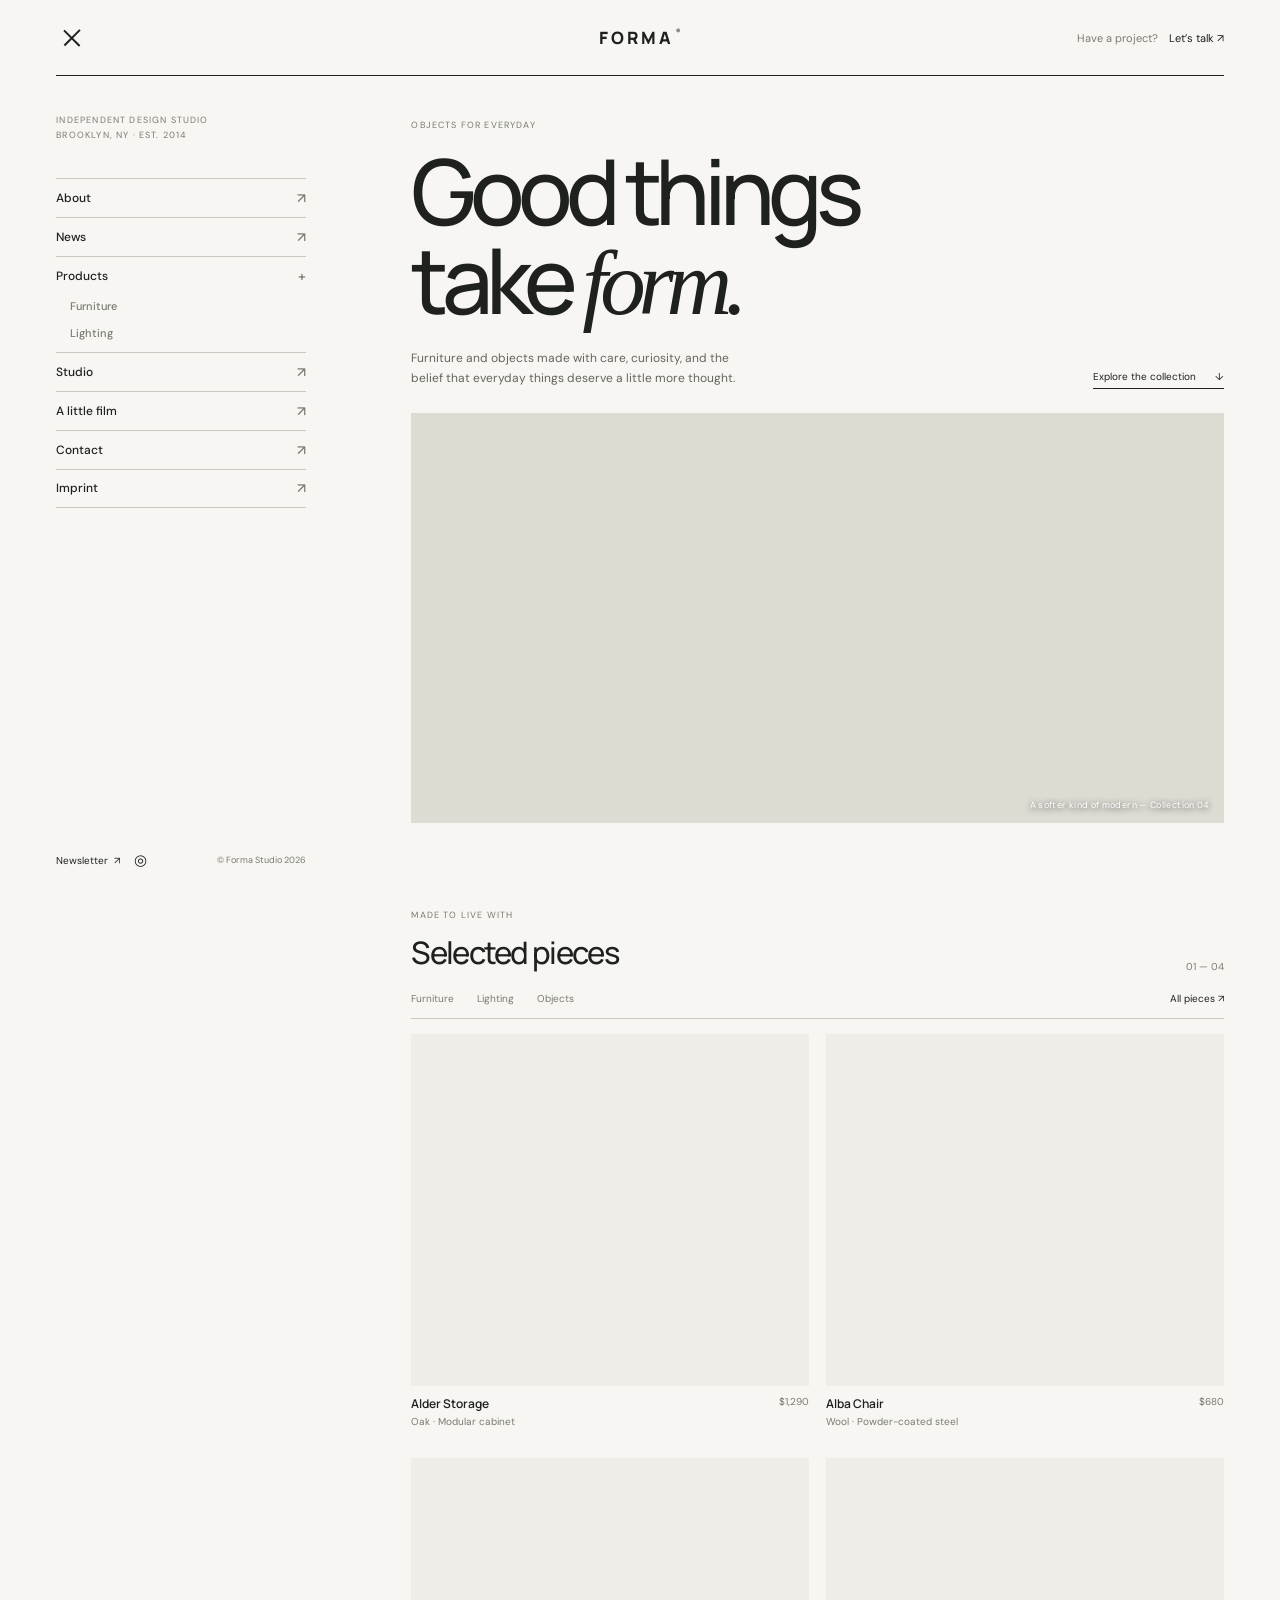
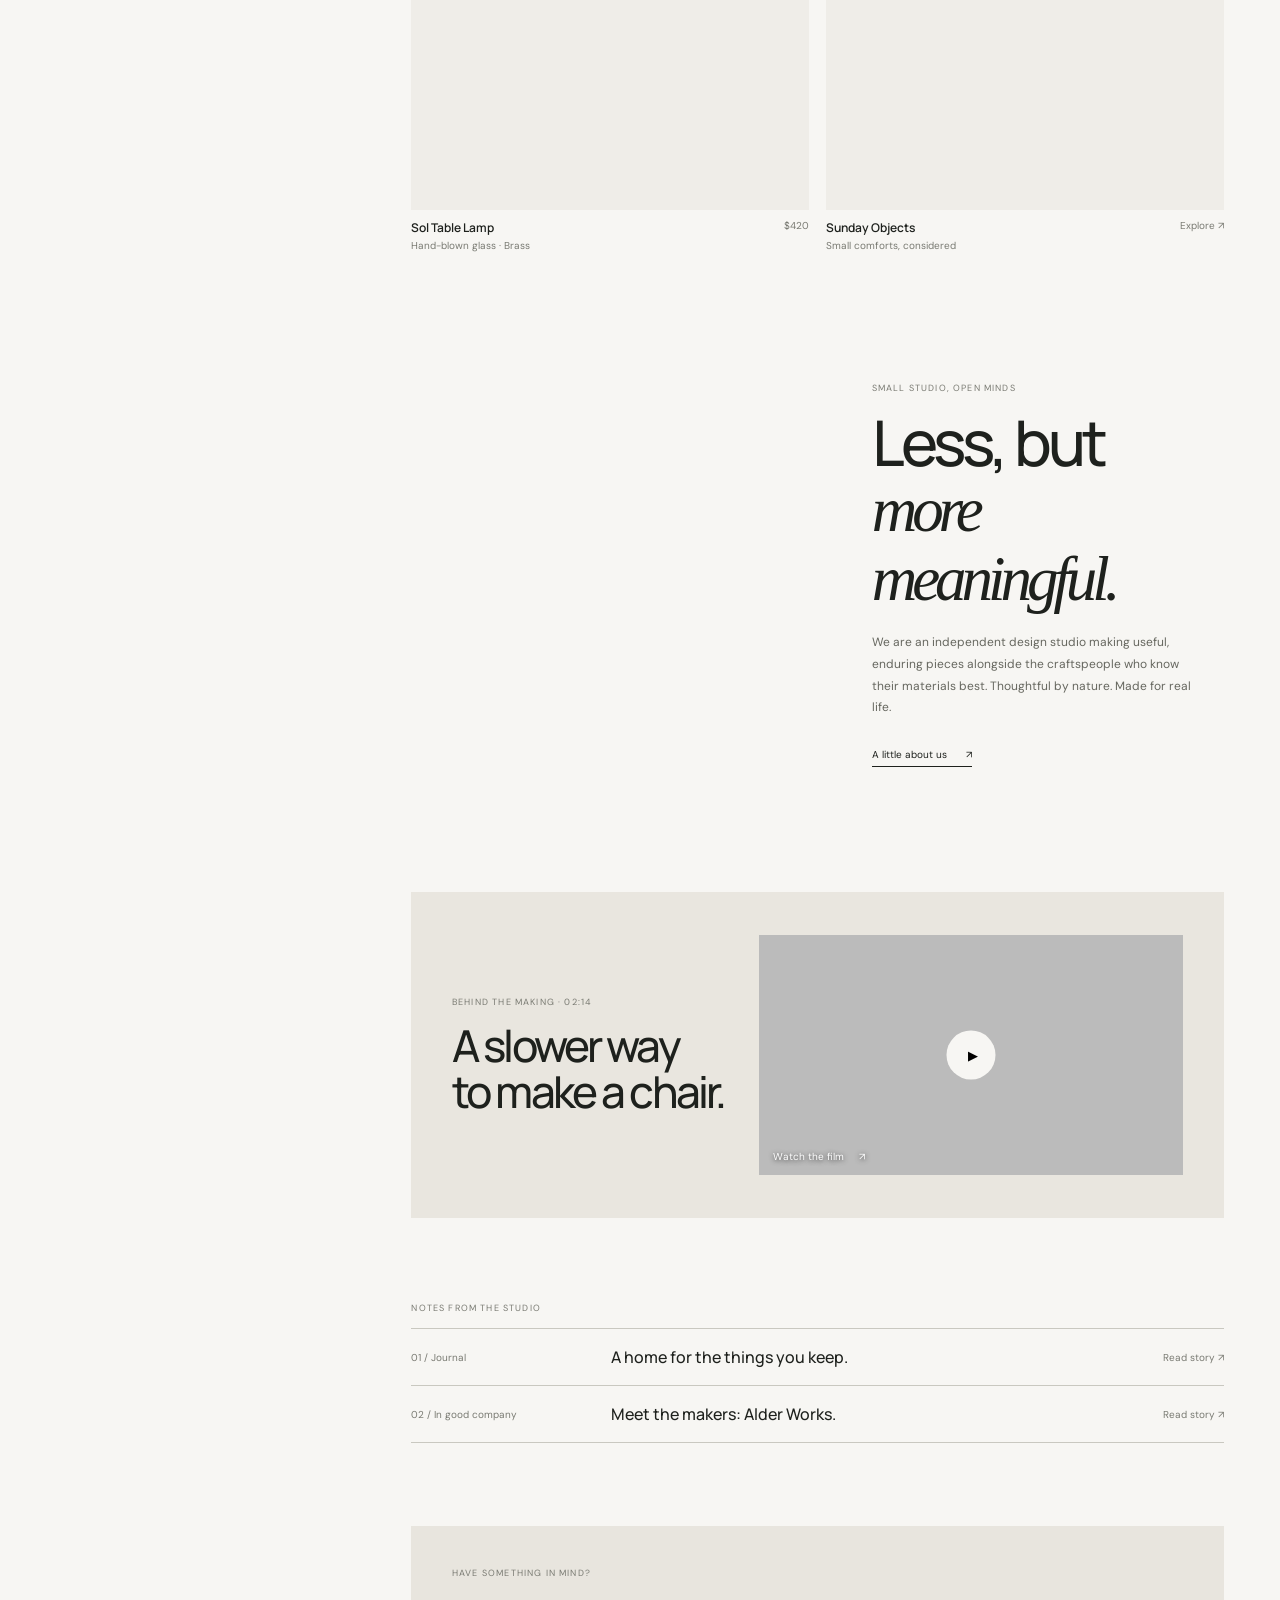
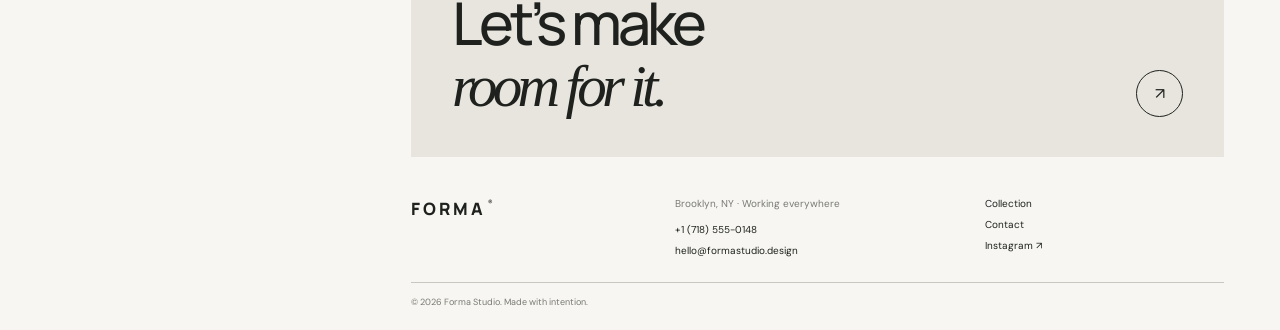
<file: index.html>
<!doctype html>
<html lang="en">
  <head>
    <meta charset="utf-8">
  <meta name="viewport" content="width=device-width, initial-scale=1">
  <meta name="theme-color" content="#f7f6f3">
  <meta name="description" content="Meet Forma Studio: considered furniture and everyday objects, designed to stay.">
  <title>Forma Studio — Objects for everyday</title>
  <link rel="preconnect" href="https://fonts.googleapis.com">
  <link rel="preconnect" href="https://fonts.gstatic.com" crossorigin>
  <link href="https://fonts.googleapis.com/css2?family=DM+Sans:wght@400;500;600;700&family=Manrope:wght@400;500;600;700;800&display=swap" rel="stylesheet">
  <link rel="stylesheet" href="styles.css">
  <script src="script.js" defer></script>
  </head>
  <body>
    <div class="site-shell">
      <header class="topbar">
        <button class="menu-toggle" type="button" aria-label="Open menu" aria-expanded="false" aria-controls="site-sidebar"><span></span><span></span></button>
      <a class="wordmark" href="index.html" aria-label="Forma Studio home">FORMA<span>®</span></a>
      <a class="top-note" href="contact.html">Have a project? <span>Let’s talk ↗</span></a>
      </header>
      <div class="page-layout">
        <aside class="sidebar" id="site-sidebar" aria-label="Main navigation">
          <div class="sidebar-top">
            <a class="wordmark sidebar-wordmark" href="index.html">FORMA<span>®</span></a><button class="menu-close" aria-label="Close menu" type="button">×</button>
          </div>
          <p class="sidebar-label">
            Independent design studio<br>Brooklyn, NY · Est. 2014
          </p>
          <nav class="side-nav">
            <a href="#about">About <span>↗</span></a>
          <a href="#news">News <span>↗</span></a>
          <a class="nav-parent" href="#products">Products <span class="plus">+</span></a>
          <a class="nav-child" href="#furniture">Furniture</a><a class="nav-child" href="#lighting">Lighting</a>
          <a href="#studio">Studio <span>↗</span></a>
          <a href="#film">A little film <span>↗</span></a>
          <a href="contact.html">Contact <span>↗</span></a>
          <a href="#footer">Imprint <span>↗</span></a>
          </nav>
          <div class="sidebar-bottom">
            <a href="mailto:hello@formastudio.design">Newsletter&nbsp; ↗</a><a class="social-link" href="https://www.instagram.com/" aria-label="Instagram" target="_blank" rel="noreferrer">◎</a><span>© Forma Studio 2026</span>
          </div>
        </aside>
        <main class="main-content">
          <section class="intro" id="about">
            <p class="eyebrow">
              Objects for everyday
            </p>
            <h1>
              Good things<br>take <em>form.</em>
            </h1>
            <div class="intro-bottom">
              <p>
                Furniture and objects made with care, curiosity, and the belief that everyday things deserve a little more thought.
              </p>
              <a class="text-link" href="#products">Explore the collection <span>↓</span></a>
            </div>
            <div class="hero-image" role="img" aria-label="A warm, sunlit contemporary living room">
              <span class="image-caption">A softer kind of modern — Collection 04</span>
            </div>
          </section>
          <section class="products section-pad" id="products">
            <div class="section-heading">
              <div>
                <p class="eyebrow">
                  Made to live with
                </p>
                <h2>
                  Selected pieces
                </h2>
              </div>
              <span class="count">01 — 04</span>
            </div>
            <div class="category-list">
              <span>Furniture</span><span>Lighting</span><span>Objects</span><span>All pieces ↗</span>
            </div>
            <div class="product-grid" id="furniture">
              <article class="product-card">
                <a class="product-image image-cabinet" href="#contact" aria-label="Ask about the Alder cabinet"></a>
                <div class="product-meta">
                  <div>
                    <h3>
                      Alder Storage
                    </h3>
                    <p>
                      Oak · Modular cabinet
                    </p>
                  </div>
                  <span>$1,290</span>
                </div>
              </article>
              <article class="product-card">
                <a class="product-image image-chair" href="#contact" aria-label="Ask about the Alba chair"></a>
                <div class="product-meta">
                  <div>
                    <h3>
                      Alba Chair
                    </h3>
                    <p>
                      Wool · Powder-coated steel
                    </p>
                  </div>
                  <span>$680</span>
                </div>
              </article>
              <article class="product-card" id="lighting">
                <a class="product-image image-lamp" href="#contact" aria-label="Ask about the Sol lamp"></a>
                <div class="product-meta">
                  <div>
                    <h3>
                      Sol Table Lamp
                    </h3>
                    <p>
                      Hand-blown glass · Brass
                    </p>
                  </div>
                  <span>$420</span>
                </div>
              </article>
              <article class="product-card">
                <a class="product-image image-room" href="#contact" aria-label="Explore the Forma collection"></a>
                <div class="product-meta">
                  <div>
                    <h3>
                      Sunday Objects
                    </h3>
                    <p>
                      Small comforts, considered
                    </p>
                  </div>
                  <span>Explore ↗</span>
                </div>
              </article>
            </div>
          </section>
          <section class="studio-section" id="studio">
            <div class="studio-image" role="img" aria-label="Designer chair in a calm studio">
            </div>
            <div class="studio-copy">
              <p class="eyebrow">
                Small studio, open minds
              </p>
              <h2>
                Less, but<br><em>more meaningful.</em>
              </h2>
              <p>
                We are an independent design studio making useful, enduring pieces alongside the craftspeople who know their materials best. Thoughtful by nature. Made for real life.
              </p>
              <a class="text-link" href="#contact">A little about us <span>↗</span></a>
            </div>
          </section>
          <section class="film-section" id="film">
            <div>
              <p class="eyebrow">
                Behind the making · 02:14
              </p>
              <h2>
                A slower way<br>to make a chair.
              </h2>
            </div>
            <button class="film-poster" type="button" data-video-open aria-label="Play the film"><span class="play-button">▶</span><span class="film-caption">Watch the film <span>↗</span></span></button>
          </section>
          <section class="news-section" id="news">
            <p class="eyebrow">
              Notes from the studio
            </p>
            <a href="contact.html"><span>01 / Journal</span><strong>A home for the things you keep.</strong><span>Read story ↗</span></a><a href="contact.html"><span>02 / In good company</span><strong>Meet the makers: Alder Works.</strong><span>Read story ↗</span></a>
          </section>
          <section class="contact-strip" id="contact">
            <p class="eyebrow">
              Have something in mind?
            </p>
            <h2>
              Let’s make<br><em>room for it.</em>
            </h2>
            <a class="round-link" href="contact.html" aria-label="Go to contact page">↗</a>
          </section>
          <footer class="site-footer" id="footer">
            <a class="wordmark" href="index.html">FORMA<span>®</span></a>
            <div>
              <p>
                Brooklyn, NY · Working everywhere
              </p>
              <a href="tel:+17185550148">+1 (718) 555-0148</a><a href="mailto:hello@formastudio.design">hello@formastudio.design</a>
            </div>
            <div>
              <a href="#products">Collection</a><a href="contact.html">Contact</a><a href="https://www.instagram.com/" target="_blank" rel="noreferrer">Instagram ↗</a>
            </div>
            <small>© 2026 Forma Studio. Made with intention.</small>
          </footer>
        </main>
      </div>
    </div>
    <div class="video-modal" role="dialog" aria-modal="true" aria-label="Forma Studio film" hidden>
      <button class="modal-close" type="button" aria-label="Close video">×</button>
      <div class="video-frame">
      </div>
    </div>
  </body>
</html>
</file>
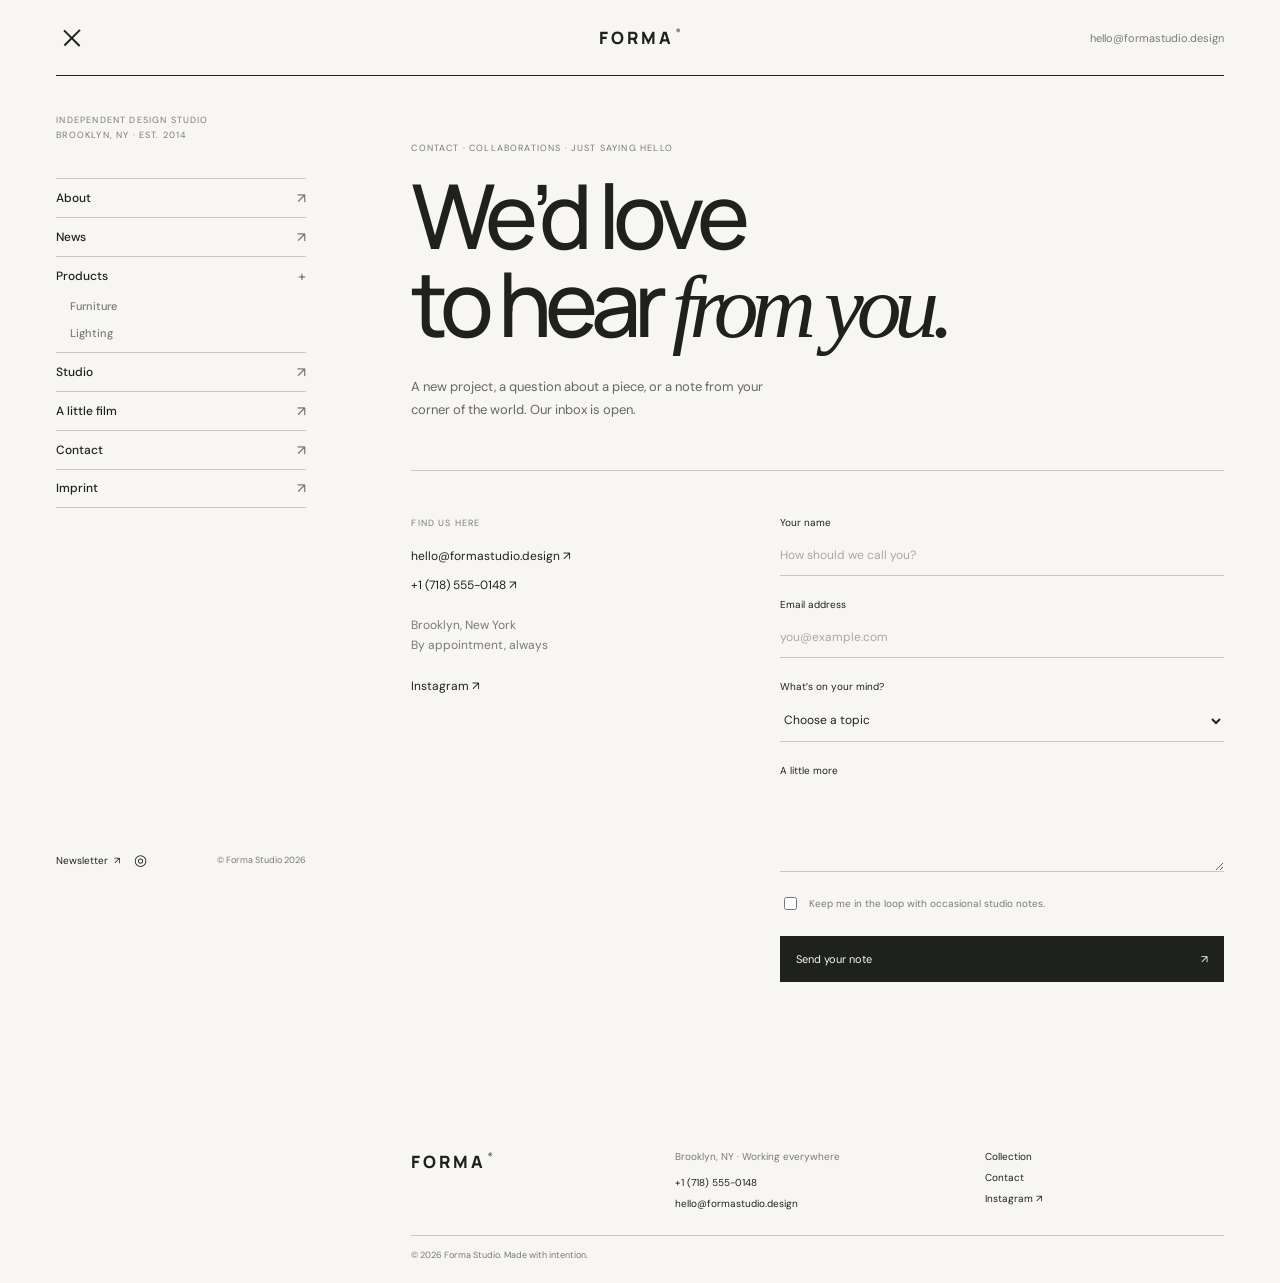
<file: contact.html>
<!doctype html>
<html lang="en">
  <head>
    <meta charset="utf-8"><meta name="viewport" content="width=device-width, initial-scale=1"><meta name="theme-color" content="#f7f6f3">
  <title>Get in touch — Forma Studio</title><link rel="preconnect" href="https://fonts.googleapis.com"><link rel="preconnect" href="https://fonts.gstatic.com" crossorigin><link href="https://fonts.googleapis.com/css2?family=DM+Sans:wght@400;500;600;700&family=Manrope:wght@400;500;600;700;800&display=swap" rel="stylesheet"><link rel="stylesheet" href="styles.css"><script src="script.js" defer></script>
  </head>
  <body class="contact-page">
    <div class="site-shell">
      <header class="topbar">
        <button class="menu-toggle" type="button" aria-label="Open menu" aria-expanded="false" aria-controls="site-sidebar"><span></span><span></span></button><a class="wordmark" href="index.html">FORMA<span>®</span></a><a class="top-note" href="mailto:hello@formastudio.design">hello@formastudio.design</a>
      </header>
      <div class="page-layout">
        <aside class="sidebar" id="site-sidebar" aria-label="Main navigation">
          <div class="sidebar-top">
            <a class="wordmark sidebar-wordmark" href="index.html">FORMA<span>®</span></a><button class="menu-close" aria-label="Close menu" type="button">×</button>
          </div>
          <p class="sidebar-label">
            Independent design studio<br>Brooklyn, NY · Est. 2014
          </p>
          <nav class="side-nav">
            <a href="index.html#about">About <span>↗</span></a><a href="index.html#news">News <span>↗</span></a><a class="nav-parent" href="index.html#products">Products <span class="plus">+</span></a><a class="nav-child" href="index.html#furniture">Furniture</a><a class="nav-child" href="index.html#lighting">Lighting</a><a href="index.html#studio">Studio <span>↗</span></a><a href="index.html#film">A little film <span>↗</span></a><a href="contact.html">Contact <span>↗</span></a><a href="index.html#footer">Imprint <span>↗</span></a>
          </nav>
          <div class="sidebar-bottom">
            <a href="mailto:hello@formastudio.design">Newsletter&nbsp; ↗</a><a class="social-link" href="https://www.instagram.com/" aria-label="Instagram" target="_blank" rel="noreferrer">◎</a><span>© Forma Studio 2026</span>
          </div>
        </aside>
        <main class="main-content">
          <section class="contact-intro">
            <p class="eyebrow">
              Contact · Collaborations · Just saying hello
            </p>
            <h1>
              We’d love<br>to hear <em>from you.</em>
            </h1>
            <p class="contact-lede">
              A new project, a question about a piece, or a note from your corner of the world. Our inbox is open.
            </p>
          </section>
          <section class="contact-layout">
            <div class="contact-details">
              <p class="eyebrow">
                Find us here
              </p>
              <a href="mailto:hello@formastudio.design">hello@formastudio.design ↗</a><a href="tel:+17185550148">+1 (718) 555-0148 ↗</a>
              <p class="address">
                Brooklyn, New York<br>By appointment, always
              </p>
              <a href="https://www.instagram.com/" target="_blank" rel="noreferrer">Instagram ↗</a>
            </div>
            <form class="contact-form">
              <label for="name">Your name</label><input id="name" name="name" autocomplete="name" required placeholder="How should we call you?"><label for="email">Email address</label><input id="email" name="email" type="email" autocomplete="email" required placeholder="you@example.com"><label for="topic">What’s on your mind?</label>
              <select id="topic" name="topic" required>
                <option value="" disabled selected>
                  Choose a topic
                </option>
                <option>
                  Product question
                </option>
                <option>
                  Project collaboration
                </option>
                <option>
                  Press and partnerships
                </option>
                <option>
                  Something else
                </option>
              </select>
              <label for="message">A little more</label>
              <textarea id="message" name="message" rows="4" required placeholder="Tell us a little about it...">
              </textarea>
              <label class="checkbox-label"><input type="checkbox" name="newsletter"><span>Keep me in the loop with occasional studio notes.</span></label><button class="submit-button" type="submit">Send your note <span>↗</span></button>
              <p class="form-status" aria-live="polite">
              </p>
            </form>
          </section>
          <footer class="site-footer" id="footer">
            <a class="wordmark" href="index.html">FORMA<span>®</span></a>
            <div>
              <p>
                Brooklyn, NY · Working everywhere
              </p>
              <a href="tel:+17185550148">+1 (718) 555-0148</a><a href="mailto:hello@formastudio.design">hello@formastudio.design</a>
            </div>
            <div>
              <a href="index.html#products">Collection</a><a href="contact.html">Contact</a><a href="https://www.instagram.com/" target="_blank" rel="noreferrer">Instagram ↗</a>
            </div>
            <small>© 2026 Forma Studio. Made with intention.</small>
          </footer>
        </main>
      </div>
    </div>
    <div class="video-modal" role="dialog" aria-modal="true" aria-label="Forma Studio film" hidden>
      <button class="modal-close" type="button" aria-label="Close video">×</button>
      <div class="video-frame">
      </div>
    </div>
  </body>
</html>
</file>
<file: styles.css>
:root {
  --paper: #f7f6f3;
  --ink: #1e211d;
  --muted: #797a72;
  --line: #c9c8c0;
  --accent: #da735b;
  --serif: Georgia,'Times New Roman',serif;
  --sans: 'DM Sans',Arial,sans-serif;
  --display: Manrope,'DM Sans',sans-serif;
}
* {
  box-sizing: border-box;
}
html {
  scroll-behavior: smooth;
}
body {
  margin: 0;
  background: var(--paper);
  color: var(--ink);
  font-family: var(--sans);
  -webkit-font-smoothing: antialiased;
  overflow-x: clip;
}
body.menu-open {
  overflow: hidden;
}
a {
  color: inherit;
  text-decoration: none;
}
button,input,textarea,select {
  font: inherit;
}
.site-shell {
  max-width: 1680px;
  margin: auto;
}
.topbar {
  height: 76px;
  margin: 0 4.4%;
  border-bottom: 1px solid var(--ink);
  display: grid;
  grid-template-columns: 1fr 1fr 1fr;
  align-items: center;
  position: relative;
  z-index: 5;
}
.wordmark {
  font: 800 17px var(--display);
  letter-spacing: .17em;
}
.wordmark span {
  font: 500 9px var(--sans);
  vertical-align: top;
  letter-spacing: 0;
  margin-left: 2px;
}
.topbar>.wordmark {
  text-align: center;
}
.top-note {
  justify-self: end;
  font-size: 11px;
  color: var(--muted);
  min-width: 0;
  max-width: 100%;
  overflow: hidden;
  text-overflow: ellipsis;
  white-space: nowrap;
}
.top-note span {
  color: var(--ink);
  margin-left: 8px;
}
.menu-toggle {
  display: flex;
  width: 34px;
  height: 34px;
  padding: 8px 5px;
  border: 0;
  background: none;
  flex-direction: column;
  justify-content: center;
  gap: 5px;
  cursor: pointer;
}
.menu-toggle span {
  width: 22px;
  height: 1.5px;
  background: var(--ink);
  transition: transform .2s ease, opacity .2s ease;
}
.menu-toggle[aria-expanded="true"] span:first-child {
  transform: translateY(3.25px) rotate(45deg);
}
.menu-toggle[aria-expanded="true"] span:last-child {
  transform: translateY(-3.25px) rotate(-45deg);
}
.page-layout {
  display: grid;
  grid-template-columns: 250px minmax(0,1fr);
  gap: 7.5%;
  padding: 0 4.4%;
}
.sidebar {
  min-width: 0;
  padding: 37px 0 30px;
  display: flex;
  flex-direction: column;
  align-self: stretch;
  position: sticky;
  top: 0;
  height: calc(100vh - 76px);
  min-height: 620px;
}
.sidebar-top {
  display: none;
}
.sidebar-label,.eyebrow {
  font-size: 9px;
  letter-spacing: .13em;
  text-transform: uppercase;
  color: var(--muted);
  line-height: 1.7;
}
.sidebar-label {
  margin: 0 0 34px;
}
.side-nav {
  display: flex;
  flex-direction: column;
}
.side-nav>a {
  min-height: 39px;
  border-top: 1px solid var(--line);
  display: flex;
  align-items: center;
  justify-content: space-between;
  font-size: 12px;
  font-weight: 500;
}
.side-nav>a:last-child {
  border-bottom: 1px solid var(--line);
}
.side-nav>a span {
  color: var(--muted);
  font-size: 14px;
}
.side-nav .nav-child {
  min-height: 27px;
  padding-left: 14px;
  border: 0;
  color: var(--muted);
  font-size: 11px;
}
.side-nav .nav-child+.nav-child {
  border: 0;
}
.side-nav .nav-parent+.nav-child {
  margin-top: -2px;
}
.side-nav .nav-child:nth-last-of-type(5) {
  margin-bottom: 5px;
}
.side-nav .nav-child~a:not(.nav-child) {
  border-top: 1px solid var(--line);
}
.sidebar-bottom {
  margin-top: auto;
  display: flex;
  align-items: center;
  gap: 14px;
  font-size: 10px;
}
.sidebar-bottom span {
  margin-left: auto;
  color: var(--muted);
  font-size: 9px;
}
.social-link {
  font-size: 15px;
}
.main-content {
  min-width: 0;
}
@media(min-width:901px) {
  body.menu-collapsed .page-layout {
    grid-template-columns: minmax(0,1fr);
    gap: 0;
  }
  body.menu-collapsed .sidebar {
    display: none;
  }
}
.intro {
  padding-top: 42px;
}
.intro>.eyebrow {
  margin: 0 0 13px;
}
.intro h1,.contact-intro h1 {
  font: 500 clamp(55px,7.1vw,98px)/.98 var(--display);
  letter-spacing: -.075em;
  margin: 0;
}
.intro h1 em,.studio-copy h2 em,.contact-strip h2 em,.contact-intro h1 em {
  font-family: var(--serif);
  font-weight: 400;
  letter-spacing: -.08em;
}
.intro-bottom {
  display: flex;
  justify-content: space-between;
  align-items: end;
  margin: 21px 0 24px;
  gap: 20px;
}
.intro-bottom p {
  max-width: 330px;
  font-size: 12px;
  line-height: 1.65;
  color: #64655f;
  margin: 0;
}
.text-link {
  white-space: nowrap;
  border-bottom: 1px solid var(--ink);
  padding-bottom: 5px;
  font-size: 10px;
}
.text-link span {
  margin-left: 16px;
}
.hero-image {
  height: clamp(240px,32vw,430px);
  position: relative;
  background: #dedbd3 url('https://images.unsplash.com/photo-1600210492486-724fe5c67fb0?auto=format&fit=crop&w=1800&q=85') center 55%/cover;
}
.image-caption {
  position: absolute;
  right: 14px;
  bottom: 12px;
  color: white;
  text-shadow: 0 1px 6px #333;
  font-size: 9px;
  letter-spacing: .04em;
}
.section-pad {
  padding-top: 85px;
}
.section-heading {
  display: flex;
  justify-content: space-between;
  align-items: end;
}
.section-heading .eyebrow,.studio-copy .eyebrow,.film-section .eyebrow,.contact-strip .eyebrow {
  margin: 0 0 8px;
}
.section-heading h2 {
  font: 500 31px var(--display);
  letter-spacing: -.055em;
  margin: 0;
}
.count {
  font-size: 10px;
  color: var(--muted);
}
.category-list {
  display: flex;
  gap: 23px;
  border-bottom: 1px solid var(--line);
  padding: 19px 0 13px;
  margin-bottom: 15px;
  font-size: 10px;
  color: var(--muted);
}
.category-list span:last-child {
  margin-left: auto;
  color: var(--ink);
}
.product-grid {
  display: grid;
  grid-template-columns: 1fr 1fr;
  gap: 30px 17px;
}
.product-image {
  display: block;
  width: 100%;
  aspect-ratio: 1.13;
  background-color: #efede8;
  background-size: cover;
  background-position: center;
  transition: opacity .2s;
}
.product-image:hover {
  opacity: .88;
}
.image-cabinet {
  background-image: url('https://images.unsplash.com/photo-1595428774223-ef52624120d2?auto=format&fit=crop&w=1000&q=85');
}
.image-chair {
  background-image: url('https://images.unsplash.com/photo-1503602642458-232111445657?auto=format&fit=crop&w=1000&q=85');
}
.image-lamp {
  background-image: url('https://images.unsplash.com/photo-1507473885765-e6ed057f782c?auto=format&fit=crop&w=1000&q=85');
}
.image-room {
  background-image: url('https://images.unsplash.com/photo-1600210492486-724fe5c67fb0?auto=format&fit=crop&w=1000&q=85');
}
.product-meta {
  display: flex;
  align-items: start;
  justify-content: space-between;
  padding-top: 9px;
}
.product-meta h3 {
  font: 600 12px var(--display);
  margin: 0 0 3px;
}
.product-meta p,.product-meta>span {
  font-size: 10px;
  color: var(--muted);
  margin: 0;
}
.studio-section {
  display: grid;
  grid-template-columns: 1.1fr 1fr;
  gap: 9%;
  align-items: center;
  padding: 110px 0;
}
.studio-image {
  height: 420px;
  background: url('https://images.unsplash.com/photo-1598300056393-4aac492f4344?auto=format&fit=crop&w=1000&q=85') center/cover;
}
.studio-copy h2,.film-section h2,.contact-strip h2 {
  font: 500 clamp(37px,5vw,63px)/1.04 var(--display);
  letter-spacing: -.065em;
  margin: 13px 0 20px;
}
.studio-copy>p:not(.eyebrow) {
  max-width: 330px;
  font-size: 12px;
  line-height: 1.8;
  color: #66675f;
  margin: 0 0 23px;
}
.film-section {
  background: #e9e6df;
  padding: 43px 5%;
  display: grid;
  grid-template-columns: .8fr 1.2fr;
  align-items: center;
  gap: 25px;
}
.film-section h2 {
  font-size: 44px;
  margin-bottom: 0;
}
.film-poster {
  height: 240px;
  border: 0;
  position: relative;
  background: #bbb url('https://images.unsplash.com/photo-1494438639946-1ebd1d20bf85?auto=format&fit=crop&w=1200&q=85') center/cover;
  cursor: pointer;
}
.play-button {
  position: absolute;
  left: 50%;
  top: 50%;
  transform: translate(-50%,-50%);
  width: 49px;
  height: 49px;
  border-radius: 50%;
  background: var(--paper);
  display: grid;
  place-items: center;
  font-size: 13px;
  padding-left: 3px;
}
.film-caption {
  position: absolute;
  bottom: 12px;
  left: 14px;
  color: white;
  text-shadow: 0 1px 5px #333;
  font-size: 10px;
}
.film-caption span {
  margin-left: 12px;
}
.news-section {
  padding: 83px 0;
}
.news-section>.eyebrow {
  margin: 0 0 12px;
}
.news-section>a {
  display: grid;
  grid-template-columns: 1fr 2.2fr 1fr;
  align-items: center;
  gap: 12px;
  border-top: 1px solid var(--line);
  padding: 17px 0;
  font-size: 10px;
  color: var(--muted);
}
.news-section>a:last-child {
  border-bottom: 1px solid var(--line);
}
.news-section strong {
  font: 500 16px var(--display);
  color: var(--ink);
}
.news-section>a>span:last-child {
  text-align: right;
}
.contact-strip {
  background: #e8e5de;
  padding: 40px 5%;
  position: relative;
}
.contact-strip h2 {
  font-size: 59px;
  margin: 10px 0 0;
}
.round-link {
  position: absolute;
  right: 5%;
  bottom: 40px;
  width: 47px;
  height: 47px;
  border: 1px solid var(--ink);
  border-radius: 50%;
  display: grid;
  place-items: center;
}
.site-footer {
  padding: 40px 0 22px;
  display: grid;
  grid-template-columns: 1fr 1.2fr 1fr;
  gap: 25px;
}
.site-footer>div {
  display: flex;
  flex-direction: column;
  gap: 8px;
  font-size: 10px;
}
.site-footer>div p {
  margin: 0 0 5px;
  color: var(--muted);
}
.site-footer small {
  grid-column: 1/-1;
  border-top: 1px solid var(--line);
  padding-top: 13px;
  color: var(--muted);
  font-size: 9px;
}
.video-modal {
  position: fixed;
  inset: 0;
  z-index: 20;
  background: rgba(18,19,17,.94);
  display: grid;
  place-items: center;
  padding: 6vw;
}
.video-modal[hidden] {
  display: none;
}
.video-frame {
  width: min(960px,100%);
  aspect-ratio: 16/9;
}
.video-frame iframe {
  width: 100%;
  height: 100%;
  border: 0;
}
.modal-close {
  position: absolute;
  right: 28px;
  top: 20px;
  background: none;
  border: 0;
  color: white;
  font-size: 36px;
  cursor: pointer;
}
.modal-open {
  overflow: hidden;
}
.contact-intro {
  padding: 65px 0 48px;
  border-bottom: 1px solid var(--line);
}
.contact-intro>.eyebrow {
  margin: 0 0 15px;
}
.contact-intro h1 {
  font-size: clamp(55px,7vw,91px);
}
.contact-lede {
  max-width: 365px;
  margin: 24px 0 0;
  font-size: 13px;
  line-height: 1.8;
  color: #66675f;
}
.contact-layout {
  display: grid;
  grid-template-columns: .8fr 1.2fr;
  gap: 9%;
  padding: 45px 0 90px;
}
.contact-details {
  display: flex;
  flex-direction: column;
  align-items: flex-start;
  gap: 13px;
  font-size: 12px;
}
.contact-details .eyebrow {
  margin: 0 0 4px;
}
.contact-details .address {
  color: var(--muted);
  line-height: 1.7;
  margin: 9px 0;
}
.contact-form {
  display: flex;
  flex-direction: column;
}
.contact-form>label:not(.checkbox-label) {
  font-size: 10px;
  margin: 0 0 8px;
}
.contact-form input:not([type=checkbox]),.contact-form textarea,.contact-form select {
  border: 0;
  border-bottom: 1px solid var(--line);
  border-radius: 0;
  background: transparent;
  padding: 10px 0 12px;
  margin: 0 0 22px;
  outline: none;
  color: var(--ink);
  font-size: 12px;
}
.contact-form input:focus,.contact-form textarea:focus,.contact-form select:focus {
  border-color: var(--ink);
}
.contact-form textarea {
  resize: vertical;
}
.contact-form input::placeholder,.contact-form textarea::placeholder {
  color: #aaa99f;
}
.checkbox-label {
  display: flex;
  gap: 9px;
  align-items: center;
  font-size: 10px;
  color: var(--muted);
  margin: 0 0 23px;
}
.checkbox-label input {
  accent-color: var(--ink);
}
.submit-button {
  height: 46px;
  border: 0;
  background: var(--ink);
  color: var(--paper);
  display: flex;
  justify-content: space-between;
  align-items: center;
  padding: 0 16px;
  cursor: pointer;
  font-size: 11px;
}
.form-status {
  min-height: 18px;
  font-size: 10px;
  color: var(--muted);
}
@media(min-width:1250px) {
  .page-layout {
    grid-template-columns: 250px minmax(0,1fr);
    gap: 9%;
  }
  .hero-image {
    height: 410px;
  }
}
@media(max-width:900px) {
  .topbar {
    height: 64px;
    margin: 0 24px;
    grid-template-columns: 1fr 1fr 1fr;
  }
  .menu-toggle {
    display: flex;
    width: 32px;
    height: 32px;
    padding: 7px 3px;
    border: 0;
    background: none;
    flex-direction: column;
    justify-content: center;
    gap: 5px;
    cursor: pointer;
  }
  .menu-toggle span {
    height: 1.5px;
    width: 22px;
    background: var(--ink);
  }
  .topbar>.wordmark {
    font-size: 15px;
  }
  .top-note {
    font-size: 10px;
  }
  .top-note span {
    display: none;
  }
  .page-layout {
    display: block;
    padding: 0 24px;
  }
  .sidebar {
    position: fixed;
    z-index: 10;
    inset: 0 auto 0 0;
    width: min(390px,100vw);
    height: 100dvh;
    min-height: 0;
    background: var(--paper);
    padding: 24px;
    transform: translateX(-105%);
    transition: transform .28s ease;
    box-shadow: 10px 0 40px #1616120b;
  }
  .sidebar.is-open {
    transform: translateX(0);
  }
  .sidebar-top {
    display: flex;
    align-items: center;
    justify-content: space-between;
    border-bottom: 1px solid var(--ink);
    padding-bottom: 19px;
    margin-bottom: 20px;
  }
  .sidebar-wordmark {
    font-size: 14px;
  }
  .menu-close {
    background: none;
    border: 0;
    font-size: 31px;
    line-height: 1;
    cursor: pointer;
  }
  .sidebar-label {
    margin: 0 0 25px;
  }
  .side-nav>a {
    min-height: 48px;
    font-size: 14px;
  }
  .side-nav .nav-child {
    min-height: 31px;
    font-size: 12px;
  }
  .sidebar-bottom {
    margin-top: 30px;
  }
  .sidebar-bottom span {
    display: none;
  }
  .intro {
    padding-top: 33px;
  }
  .intro h1 {
    font-size: clamp(58px,12vw,84px);
  }
  .intro-bottom {
    margin: 17px 0 20px;
    align-items: start;
    flex-direction: column;
    gap: 13px;
  }
  .intro-bottom p {
    max-width: 390px;
    font-size: 12px;
  }
  .hero-image {
    height: 54vw;
    min-height: 230px;
    max-height: 360px;
  }
  .section-pad {
    padding-top: 61px;
  }
  .studio-section {
    padding: 75px 0;
    gap: 5%;
    grid-template-columns: 1fr 1fr;
  }
  .studio-image {
    height: 340px;
  }
  .studio-copy h2 {
    font-size: clamp(36px,7vw,50px);
  }
  .film-section {
    padding: 30px 5%;
    grid-template-columns: 1fr;
    gap: 15px;
  }
  .film-section h2 {
    font-size: 38px;
  }
  .film-poster {
    height: 46vw;
    min-height: 190px;
  }
  .news-section {
    padding: 60px 0;
  }
  .contact-strip h2 {
    font-size: 53px;
  }
  .contact-layout {
    gap: 6%;
  }
}
@media(max-width:560px) {
  .topbar {
    margin: 0 18px;
    height: 59px;
  }
  .page-layout {
    padding: 0 18px;
  }
  .topbar>.wordmark {
    font-size: 13px;
  }
  .top-note {
    font-size: 9px;
  }
  .intro {
    padding-top: 29px;
  }
  .intro>.eyebrow {
    font-size: 8px;
  }
  .intro h1 {
    font-size: 62px;
  }
  .intro-bottom p {
    font-size: 11px;
  }
  .hero-image {
    height: 66vw;
    min-height: 230px;
  }
  .section-pad {
    padding-top: 54px;
  }
  .section-heading h2 {
    font-size: 27px;
  }
  .category-list {
    gap: 14px;
    font-size: 9px;
    overflow: hidden;
  }
  .product-grid {
    gap: 24px 11px;
  }
  .product-image {
    aspect-ratio: .91;
  }
  .product-meta {
    gap: 5px;
  }
  .product-meta h3 {
    font-size: 10px;
  }
  .product-meta p,.product-meta>span {
    font-size: 9px;
  }
  .studio-section {
    grid-template-columns: 1fr;
    gap: 23px;
    padding: 65px 0;
  }
  .studio-image {
    height: 68vw;
    min-height: 250px;
    order: 2;
  }
  .studio-copy h2 {
    font-size: 48px;
  }
  .studio-copy>p:not(.eyebrow) {
    font-size: 11px;
  }
  .film-section {
    margin: 0 -18px;
    padding: 27px 18px;
  }
  .film-section h2 {
    font-size: 36px;
  }
  .film-poster {
    height: 58vw;
  }
  .news-section {
    padding: 52px 0;
  }
  .news-section>a {
    grid-template-columns: 1fr auto;
    gap: 7px;
    padding: 14px 0;
  }
  .news-section>a strong {
    grid-row: 2;
    grid-column: 1/-1;
    font-size: 14px;
  }
  .news-section>a>span:last-child {
    text-align: right;
  }
  .contact-strip {
    margin: 0 -18px;
    padding: 30px 18px;
  }
  .contact-strip h2 {
    font-size: 49px;
  }
  .round-link {
    right: 18px;
    bottom: 30px;
    width: 41px;
    height: 41px;
  }
  .site-footer {
    grid-template-columns: 1fr 1fr;
    padding-top: 30px;
    gap: 24px 15px;
  }
  .site-footer>.wordmark {
    grid-column: 1/-1;
  }
  .site-footer>div {
    font-size: 9px;
  }
  .site-footer small {
    font-size: 8px;
  }
  .contact-intro {
    padding: 45px 0 31px;
  }
  .contact-intro h1 {
    font-size: 58px;
  }
  .contact-lede {
    font-size: 12px;
  }
  .contact-layout {
    grid-template-columns: 1fr;
    gap: 37px;
    padding: 30px 0 60px;
  }
  .contact-details {
    display: grid;
    grid-template-columns: 1fr 1fr;
    gap: 12px;
    font-size: 11px;
  }
  .contact-details>.eyebrow {
    grid-column: 1/-1;
  }
  .contact-details .address {
    margin: 0;
  }
  .contact-details>a:last-child {
    grid-column: 2;
  }
  .contact-form input:not([type=checkbox]),.contact-form textarea,.contact-form select {
    margin-bottom: 17px;
  }
}
</file>
